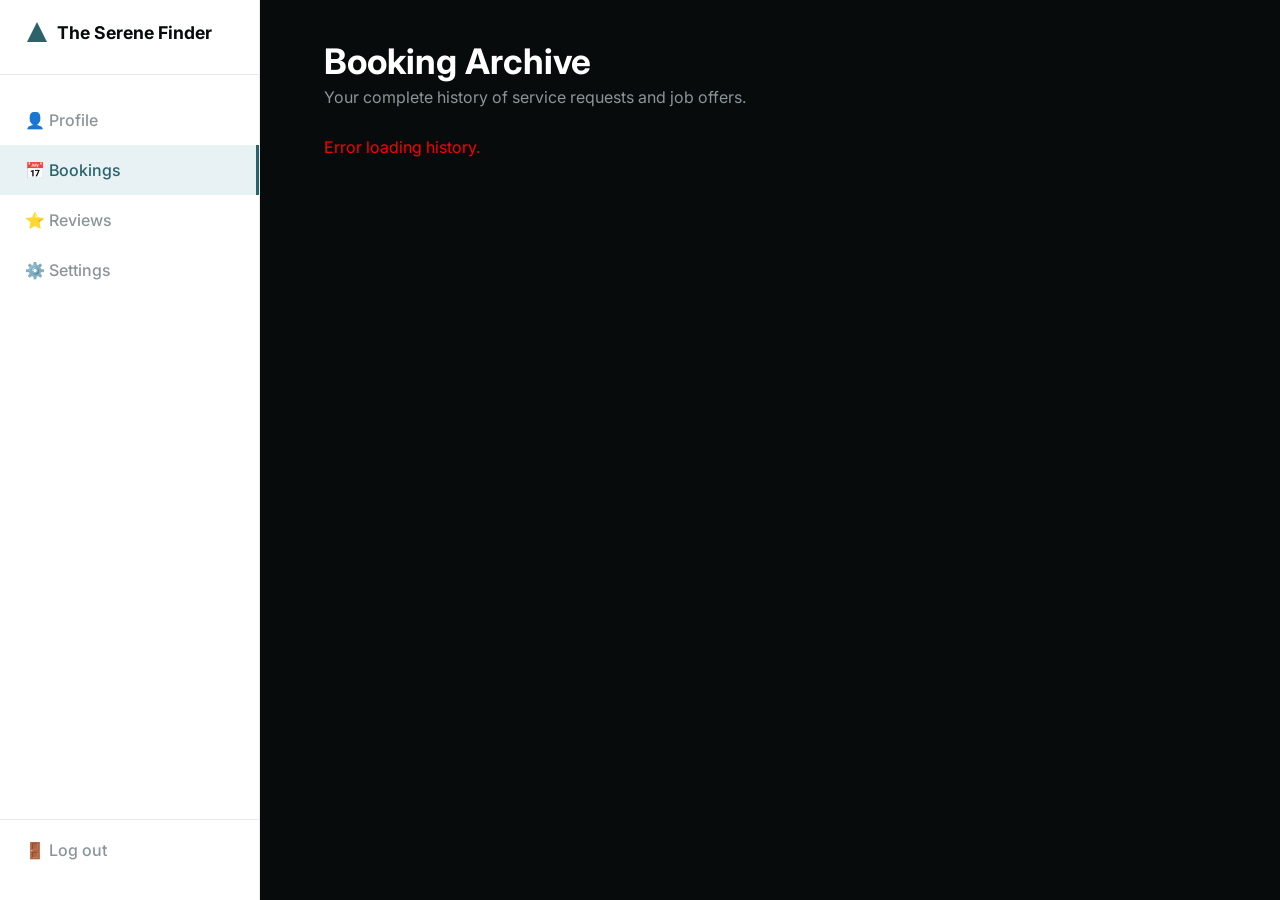
<file: archive.html>
<!DOCTYPE html>
<html lang="en">
<head>
    <meta charset="UTF-8">
    <meta name="viewport" content="width=device-width, initial-scale=1.0">
    <title>Booking Archive - The Serene Finder</title>
    <link rel="stylesheet" href="style.css">
</head>
<body class="dashboard-body">

    <aside class="dashboard-sidebar">
        <a href="index.html" class="sidebar-brand" style="cursor: pointer; text-decoration: none; color: inherit;">
            <svg width="24" height="24" viewBox="0 0 24 24" fill="#2c636b"><path d="M12 2L2 22h20L12 2z"/></svg>
            The Serene Finder
        </a>

        <ul class="dashboard-nav" id="sidebarNav">
            <li><a href="dashboard.html" style="display: block; text-decoration: none; color: inherit;"><span>👤</span> Profile</a></li>
            
            <li class="active"><a href="archive.html" style="display: block; text-decoration: none; color: inherit;"><span>📅</span> Bookings</a></li>
            
            <li><a href="my_reviews.html" style="display: block; text-decoration: none; color: inherit;"><span>⭐</span> Reviews</a></li>
            <li><a href="settings.html" style="display: block; text-decoration: none; color: inherit;"><span>⚙️</span> Settings</a></li>
        </ul>

        <div class="logout-btn" id="archiveLogoutBtn">
            <span>🚪</span> Log out
        </div>
    </aside>

    <main class="dashboard-main">
        <div class="dash-header">
            <h1>Booking Archive</h1>
            <p style="color: #8b9598;">Your complete history of service requests and job offers.</p>
        </div>

        <div class="bookings-grid" id="archiveGrid" style="margin-top: 30px;">
            </div>
    </main>

    <script>
        // Ensures archive reflects latest booking states after browser back navigation.
        window.addEventListener("pageshow", function (event) {
            if (event.persisted) {
                window.location.reload();
            }
        });

        document.addEventListener("DOMContentLoaded", async () => {
            const logoutBtn = document.getElementById('archiveLogoutBtn');
            if (logoutBtn) {
                logoutBtn.addEventListener('click', async () => {
                    await fetch('api/logout.php');
                    window.location.href = 'index.html';
                });
            }

            try {
                const response = await fetch('api/get_dashboard_data.php');
                const data = await response.json();

                if (!data.loggedIn) {
                    window.location.href = 'login.html';
                    return;
                }

                const grid = document.getElementById('archiveGrid');
                let allHistory = [];
                // Merge both booking directions into one historical timeline.
                if (data.my_bookings) {
                    data.my_bookings.forEach(b => {
                        b.type = "Purchased Service";
                        b.icon = "🔧";
                        b.color = "#eef2f3";
                        allHistory.push(b);
                    });
                }
                if (data.job_offers) {
                    data.job_offers.forEach(b => {
                        b.type = "Job Offer";
                        b.icon = "📋";
                        b.color = "#ffebee";
                        allHistory.push(b);
                    });
                }
                allHistory.sort((a, b) => new Date(b.scheduled_date) - new Date(a.scheduled_date));

                if (allHistory.length === 0) {
                    grid.innerHTML = `<p style="color: #8b9598;">No booking history found.</p>`;
                    return;
                }
                let html = '';
                allHistory.forEach(booking => {
                    let statusClass = booking.status === 'confirmed' ? 'status-confirmed' : (booking.status === 'cancelled' ? 'status-cancelled' : 'status-pending');
                    const dateString = new Date(booking.scheduled_date).toLocaleDateString('en-US', { month: 'short', day: 'numeric', year: 'numeric' });
                    const timeDisplay = booking.estimated_time ? `${booking.estimated_time} Hours` : '--';
                    const priceDisplay = booking.total_price ? `$${parseFloat(booking.total_price).toFixed(2)}` : '--';

                    html += `
                        <div class="booking-item" style="opacity: ${booking.status === 'cancelled' ? '0.6' : '1'};">
                            <div class="booking-item-header">
                                <div style="display: flex; align-items: center; gap: 10px;">
                                    <div style="width: 40px; height: 40px; border-radius: 8px; background: ${booking.color}; display: flex; align-items: center; justify-content: center; font-size: 1.2rem;">${booking.icon}</div>
                                    <span style="font-size: 0.8rem; font-weight: 600; color: var(--text-muted); text-transform: uppercase;">${booking.type}</span>
                                </div>
                                <span class="b-status ${statusClass}">${booking.status.toUpperCase()}</span>
                            </div>
                            <h4 style="margin-top: 15px;">${booking.issue_description || 'General Service'}</h4>
                            <p>Date: ${dateString}</p>
                            <div style="display: flex; gap: 20px; font-size: 0.85rem; margin: 10px 0; padding: 10px; background: #f5f7f8; border-radius: 6px;">
                                <div><span style="color: #666;">Duration:</span> <strong>${timeDisplay}</strong></div>
                                <div><span style="color: #666;">Amount:</span> <strong style="color: var(--primary-teal);">${priceDisplay}</strong></div>
                            </div>
                            ${booking.address ? `<div style="font-size: 0.8rem; color: #666; margin-bottom: 15px;">📍 ${booking.address}</div>` : ''}
                            <div class="booking-pro" style="margin-top: 15px;">
                                <div style="width: 24px; height: 24px; border-radius: 50%; background: #2c636b; color: white; display: flex; align-items: center; justify-content: center; font-size: 0.6rem;">ID</div>
                                <span>with ${booking.other_party}</span>
                            </div>
                        </div>
                    `;
                });

                grid.innerHTML = html;

            } catch (error) {
                console.error("Failed to load archive data", error);
                document.getElementById('archiveGrid').innerHTML = `<p style="color: red;">Error loading history.</p>`;
            }
        });
    </script>
</body>
</html>
</file>
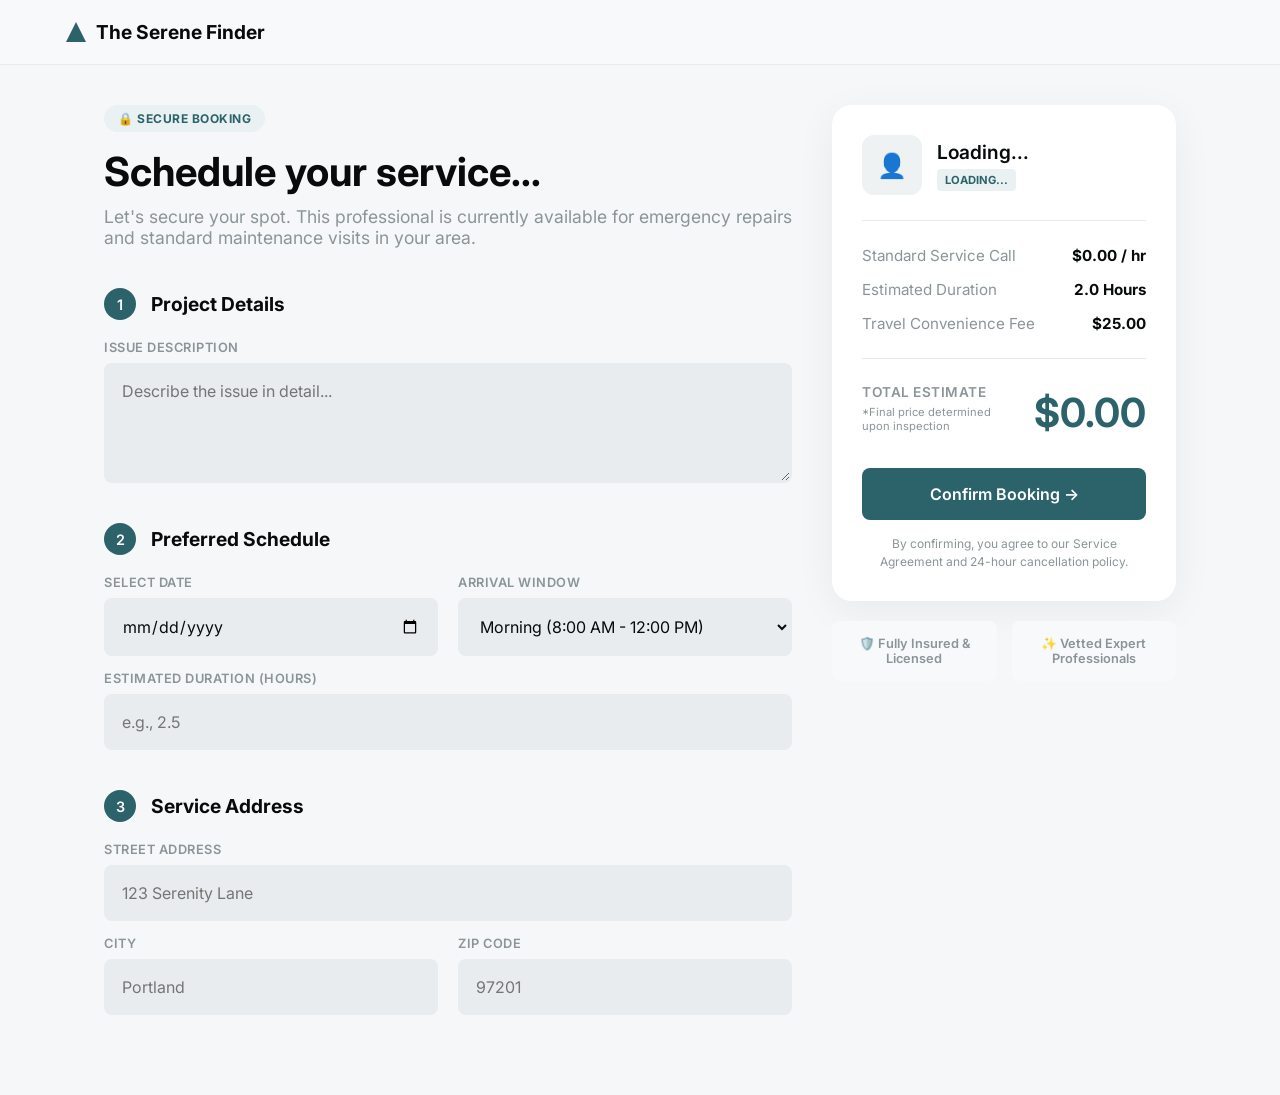
<file: booking.html>
<!DOCTYPE html>
<html lang="en">
<head>
    <meta charset="UTF-8">
    <meta name="viewport" content="width=device-width, initial-scale=1.0">
    <title>Secure Booking - The Serene Finder</title>
    <link rel="stylesheet" href="style.css">
</head>
<body class="light-theme">

    <header>
        <a href="index.html" class="logo" style="text-decoration: none; color: inherit; cursor: pointer;">
            <svg width="24" height="24" viewBox="0 0 24 24" fill="#2c636b"><path d="M12 2L2 22h20L12 2z"/></svg>
            The Serene Finder
        </a>
        <nav></nav>
    </header>

    <div class="profile-layout">
        
        <main>
            <div class="booking-header">
                <div class="secure-badge">🔒 Secure Booking</div>
                <h1 id="booking-title">Schedule your service...</h1>
                <p>Let's secure your spot. This professional is currently available for emergency repairs and standard maintenance visits in your area.</p>
            </div>

            <form id="bookingForm">
                <div class="step-section">
                    <div class="step-header">
                        <div class="step-number">1</div>
                        <h3>Project Details</h3>
                    </div>
                    <div class="form-group">
                        <label>Issue Description</label>
                        <textarea id="issue" placeholder="Describe the issue in detail..."></textarea>
                    </div>
                </div>

                <div class="step-section">
                    <div class="step-header">
                        <div class="step-number">2</div>
                        <h3>Preferred Schedule</h3>
                    </div>
                    <div class="form-row">
                        <div class="form-group">
                            <label>Select Date</label>
                            <input type="date" id="date">
                        </div>
                        <div class="form-group">
                            <label>Arrival Window</label>
                            <select id="time">
                                <option>Morning (8:00 AM - 12:00 PM)</option>
                                <option>Afternoon (12:00 PM - 4:00 PM)</option>
                            </select>
                        </div>
                    </div>
                    <div class="form-group">
                        <label>Estimated Duration (Hours)</label>
                        <input type="number" id="estimatedTime" placeholder="e.g., 2.5" step="0.5" min="0.5">
                    </div>
                </div>

                <div class="step-section">
                    <div class="step-header">
                        <div class="step-number">3</div>
                        <h3>Service Address</h3>
                    </div>
                    <div class="form-group" style="margin-bottom: 15px;">
                        <label>Street Address</label>
                        <input type="text" id="address" placeholder="123 Serenity Lane">
                    </div>
                    <div class="form-row">
                        <div class="form-group">
                            <label>City</label>
                            <input type="text" id="city" placeholder="Portland">
                        </div>
                        <div class="form-group">
                            <label>Zip Code</label>
                            <input type="text" id="zip" placeholder="97201">
                        </div>
                    </div>
                </div>
            </form>
        </main>

        <aside class="booking-sidebar">
            <div class="summary-card">
                
                <div class="summary-pro">
                    <div style="width: 60px; height: 60px; border-radius: 12px; background: #eef2f3; display: flex; align-items: center; justify-content: center; font-size: 1.5rem;">👤</div>
                    <div>
                        <div style="font-size: 1.2rem; font-weight: 600;" id="summary-name">Loading...</div>
                        <div class="pro-badge" id="summary-specialty">Loading...</div>
                    </div>
                </div>

                <div class="summary-line">
                    <span>Standard Service Call</span>
                    <strong id="summary-rate">$0.00 / hr</strong>
                </div>
                <div class="summary-line">
                    <span>Estimated Duration</span>
                    <strong id="summary-duration">2.0 Hours</strong>
                </div>
                <div class="summary-line">
                    <span>Travel Convenience Fee</span>
                    <strong>$25.00</strong>
                </div>

                <div class="summary-total">
                    <div>
                        <div class="summary-total-label">Total Estimate</div>
                        <div style="font-size: 0.7rem; color: var(--text-muted); margin-top: 5px;">*Final price determined<br>upon inspection</div>
                    </div>
                    <div class="summary-total-amount" id="summary-total">$0.00</div>
                </div>

                <button type="button" class="btn-block btn-book" onclick="submitBooking()">Confirm Booking &rarr;</button>
                
                <div style="text-align: center; font-size: 0.75rem; color: var(--text-muted); margin-top: 15px; line-height: 1.5;">
                    By confirming, you agree to our Service Agreement and 24-hour cancellation policy.
                </div>
            </div>

            <div style="display: flex; gap: 15px; margin-top: 20px;">
                <div style="flex: 1; background: #f8f9fa; padding: 15px; border-radius: 8px; text-align: center; font-size: 0.8rem; font-weight: 600; color: var(--text-muted);">
                    🛡️ Fully Insured & Licensed
                </div>
                <div style="flex: 1; background: #f8f9fa; padding: 15px; border-radius: 8px; text-align: center; font-size: 0.8rem; font-weight: 600; color: var(--text-muted);">
                    ✨ Vetted Expert Professionals
                </div>
            </div>
        </aside>

    </div>

    <script>
        // Booking page state: provider rate is loaded once and reused for live total calculation.
        let providerHourlyRate = 0;
        
        document.addEventListener("DOMContentLoaded", async () => {
            const urlParams = new URLSearchParams(window.location.search);
            const providerId = urlParams.get('provider_id');

            if (providerId) {
                try {
                    const response = await fetch(`api/get_profile.php?id=${providerId}`);
                    const provider = await response.json();

                    if (!provider.error) {
                        // Pre-fill summary card from provider profile and show default 2-hour estimate.
                        providerHourlyRate = parseFloat(provider.hourly_rate);
                        document.getElementById('booking-title').innerText = `Schedule your service with ${provider.full_name}`;
                        document.getElementById('summary-name').innerText = provider.full_name;
                        document.getElementById('summary-specialty').innerText = provider.specialty;
                        document.getElementById('summary-rate').innerText = `$${provider.hourly_rate} / hr`;
                        const estimate = (providerHourlyRate * 2) + 25;
                        document.getElementById('summary-total').innerText = `$${estimate.toFixed(2)}`;
                        document.getElementById('estimatedTime').addEventListener('input', updateSummary);
                    }
                } catch (error) {
                    console.error("Error loading provider details.", error);
                }
            }
        });
        // Recomputes duration and total whenever estimated hours change.
        function updateSummary() {
            const estimatedTime = document.getElementById('estimatedTime').value;
            if (estimatedTime) {
                const hours = parseFloat(estimatedTime);
                document.getElementById('summary-duration').innerText = `${hours} Hour${hours !== 1 ? 's' : ''}`;
                const estimate = (providerHourlyRate * hours) + 25;
                document.getElementById('summary-total').innerText = `$${estimate.toFixed(2)}`;
            }
        }
        // Sends booking payload to backend after collecting all form values.
        async function submitBooking() {
            const btn = document.querySelector('.btn-book');
            const urlParams = new URLSearchParams(window.location.search);
            const dynamicProviderId = urlParams.get('provider_id');

            if (!dynamicProviderId) {
                alert("Error: No professional selected to book.");
                return;
            }

            btn.innerText = "Processing...";
            
            const bookingData = {
                provider_id: dynamicProviderId, 
                issue_description: document.getElementById('issue').value,
                date: document.getElementById('date').value,
                time_window: document.getElementById('time').value,
                address: document.getElementById('address').value,
                city: document.getElementById('city').value,
                zip: document.getElementById('zip').value,
                estimated_time: document.getElementById('estimatedTime').value
            };

            try {
                const response = await fetch('api/submit_booking.php', {
                    method: 'POST',
                    headers: { 'Content-Type': 'application/json' },
                    body: JSON.stringify(bookingData)
                });
                
                const result = await response.json();
                
                if(result.success) {
                    btn.style.background = "#4caf50";
                    btn.innerText = "✓ Booking Confirmed!";
                    setTimeout(() => window.location.href = 'dashboard.html', 1500);
                } else {
                    alert("Booking failed: " + result.error);
                    btn.innerText = "Confirm Booking →";
                }
            } catch (error) {
                alert("Error connecting to the server.");
                btn.innerText = "Confirm Booking →";
            }
        }
    </script>
</body>
</html>
</file>
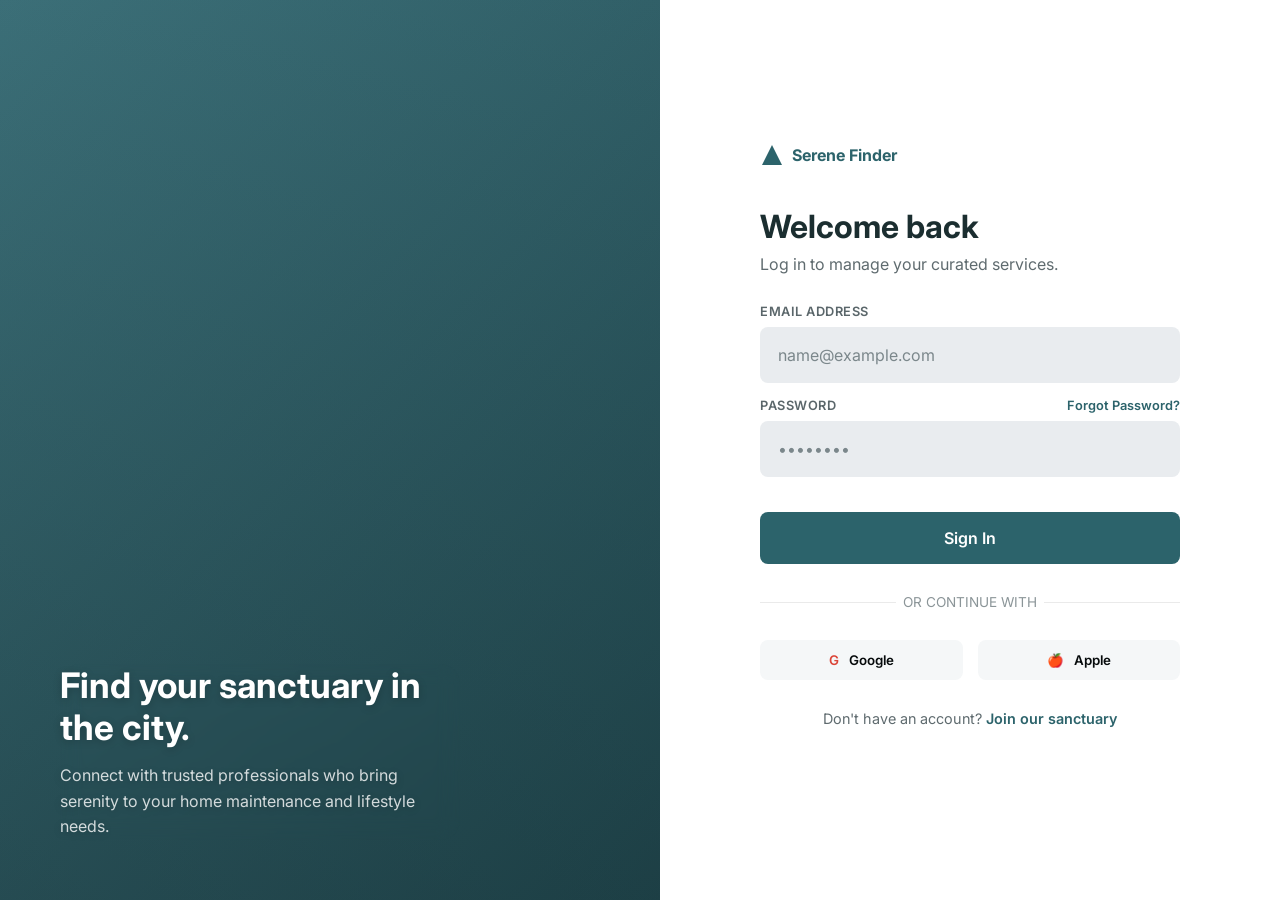
<file: login.html>
<!DOCTYPE html>
<html lang="en">
<head>
    <meta charset="UTF-8">
    <meta name="viewport" content="width=device-width, initial-scale=1.0">
    <title>Sign In - The Serene Finder</title>
    <link rel="stylesheet" href="style.css">
</head>
<body class="auth-page">

    <div class="auth-visual" style="background-image: linear-gradient(135deg, #437d87, #26545c);">
        <div class="auth-glass-card" style="background: transparent; box-shadow: none; padding: 0;">
            <h2 style="color: white;">Find your sanctuary in the city.</h2>
            <p style="color: rgba(255,255,255,0.8);">Connect with trusted professionals who bring serenity to your home maintenance and lifestyle needs.</p>
        </div>
    </div>

    <div class="auth-form-side">
        <div class="auth-form-wrapper">
            <a href="index.html" style="font-weight: 700; color: var(--primary-teal); margin-bottom: 40px; display: flex; align-items: center; gap: 8px; text-decoration: none;">
                <svg width="24" height="24" viewBox="0 0 24 24" fill="#2c636b"><path d="M12 2L2 22h20L12 2z"/></svg>
                Serene Finder
            </a>

            <h1>Welcome back</h1>
            <p>Log in to manage your curated services.</p>

            <form id="loginForm">
                <div class="form-group" style="margin-bottom: 15px;">
                    <label>Email Address</label>
                    <input type="email" id="email" placeholder="name@example.com" required>
                </div>

                <div class="form-group" style="margin-bottom: 25px;">
                    <div style="display: flex; justify-content: space-between;">
                        <label>Password</label>
                        <a href="#" style="font-size: 0.8rem; color: var(--primary-teal); text-decoration: none; font-weight: 600;">Forgot Password?</a>
                    </div>
                    <input type="password" id="password" placeholder="••••••••" required>
                </div>

                <button type="submit" class="btn-block btn-book" id="loginBtn">Sign In</button>
            </form>

            <div class="auth-divider">OR CONTINUE WITH</div>

            <div class="social-btns">
                <button class="btn-social">
                    <span style="color: #DB4437;">G</span> Google
                </button>
                <button class="btn-social">
                    <span>🍎</span> Apple
                </button>
            </div>

            <p style="text-align: center; margin-top: 30px; font-size: 0.9rem;">
                Don't have an account? <a href="signup.html" style="color: var(--primary-teal); font-weight: 600; text-decoration: none;">Join our sanctuary</a>
            </p>
        </div>
    </div>

    <script>
        // Authenticates credentials and creates a session via login API.
        document.getElementById('loginForm').addEventListener('submit', async (e) => {
            e.preventDefault();
            const btn = document.getElementById('loginBtn');
            btn.innerText = "Verifying...";

            const loginData = {
                email: document.getElementById('email').value,
                password: document.getElementById('password').value
            };

            try {
                const response = await fetch('api/login.php', {
                    method: 'POST',
                    headers: { 'Content-Type': 'application/json' },
                    body: JSON.stringify(loginData)
                });
                
                const result = await response.json();
                if(result.success) {
                    btn.style.background = "#4caf50";
                    btn.innerText = "✓ Success!";
                    setTimeout(() => window.location.href = 'dashboard.html', 800);
                } else {
                    alert(result.error);
                    btn.innerText = "Sign In";
                }
            } catch (error) {
                alert("Server error.");
                btn.innerText = "Sign In";
            }
        });
    </script>
</body>
</html>
</file>
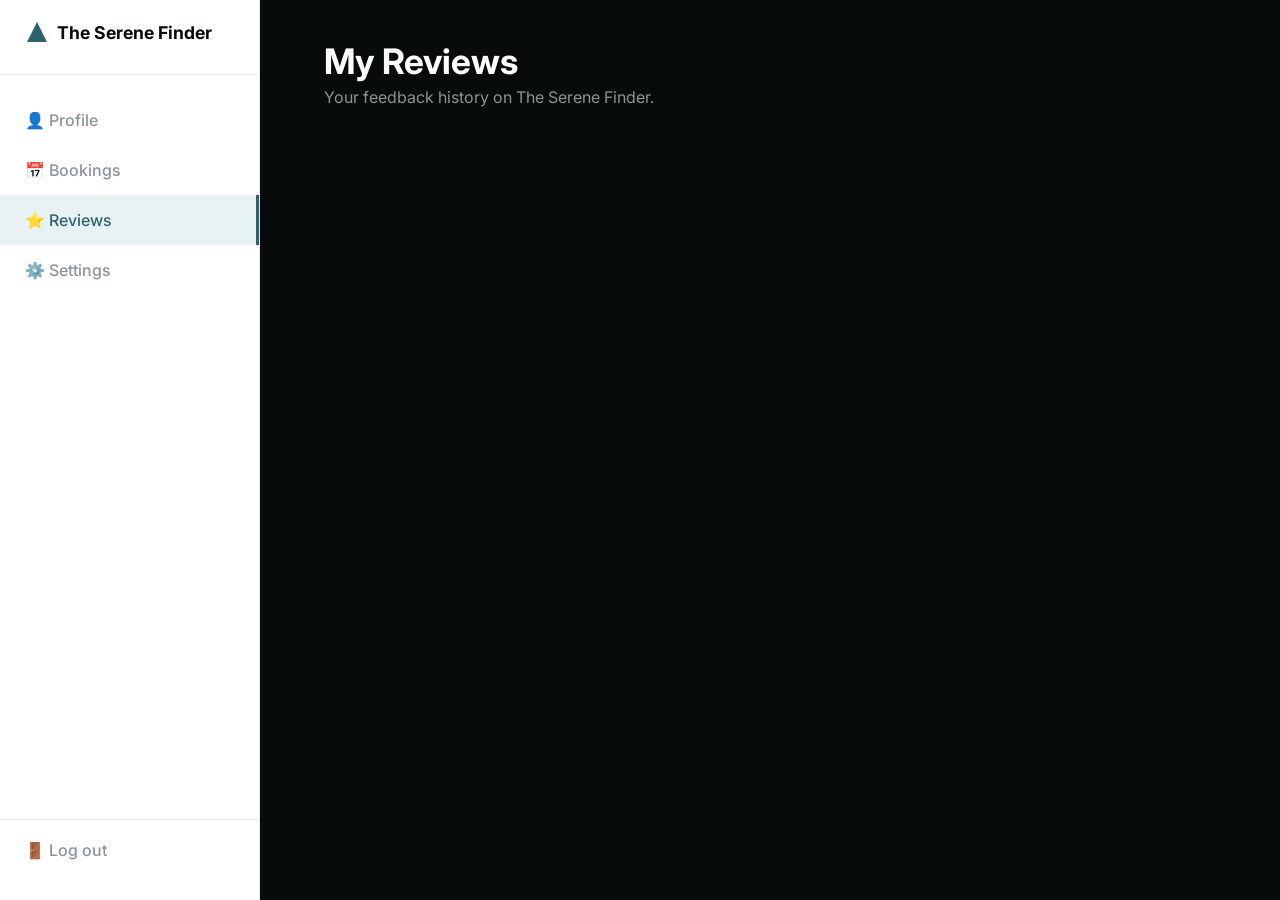
<file: my_reviews.html>
<!DOCTYPE html>
<html lang="en">
<head>
    <meta charset="UTF-8">
    <meta name="viewport" content="width=device-width, initial-scale=1.0">
    <title>My Reviews - The Serene Finder</title>
    <link rel="stylesheet" href="style.css">
</head>
<body class="dashboard-body">

    <aside class="dashboard-sidebar">
        <a href="index.html" class="sidebar-brand" style="cursor: pointer; text-decoration: none; color: inherit;">
            <svg width="24" height="24" viewBox="0 0 24 24" fill="#2c636b"><path d="M12 2L2 22h20L12 2z"/></svg>
            The Serene Finder
        </a>

        <ul class="dashboard-nav" id="sidebarNav">
            <li><a href="dashboard.html" style="display: block; text-decoration: none; color: inherit;"><span>👤</span> Profile</a></li>
            
            <li><a href="archive.html" style="display: block; text-decoration: none; color: inherit;"><span>📅</span> Bookings</a></li>
            
            <li class="active"><a href="my_reviews.html" style="display: block; text-decoration: none; color: inherit;"><span>⭐</span> Reviews</a></li>
            <li><a href="settings.html" style="display: block; text-decoration: none; color: inherit;"><span>⚙️</span> Settings</a></li>
        </ul>

        <div class="logout-btn" id="reviewsLogoutBtn">
            <span>🚪</span> Log out
        </div>
    </aside>

    <main class="dashboard-main">
        <div class="dash-header">
            <h1 id="review-page-title">My Reviews</h1>
            <p style="color: #8b9598;">Your feedback history on The Serene Finder.</p>
        </div>

        <div id="reviewsGrid" style="max-width: 800px; margin-top: 30px;">
            </div>
    </main>

    <script>
        // Fetches role-aware review history and renders review cards.
        document.addEventListener("DOMContentLoaded", async () => {
            const logoutBtn = document.getElementById('reviewsLogoutBtn');
            if (logoutBtn) {
                logoutBtn.addEventListener('click', async () => {
                    await fetch('api/logout.php');
                    window.location.href = 'index.html';
                });
            }

            try {
                const response = await fetch('api/get_my_reviews.php');
                const data = await response.json();

                if (!data.loggedIn) {
                    window.location.href = 'login.html';
                    return;
                }

                const grid = document.getElementById('reviewsGrid');
                
                document.getElementById('review-page-title').innerText = data.role === 'provider' ? 'Reviews Received' : 'Reviews Given';

                if (data.reviews && data.reviews.length > 0) {
                    let html = '';
                    data.reviews.forEach(review => {
                        // Label text changes depending on whether viewer is provider or customer.
                        const dateString = new Date(review.created_at).toLocaleDateString('en-US', { month: 'short', day: 'numeric', year: 'numeric' });
                        const stars = '★'.repeat(review.rating) + '☆'.repeat(5 - review.rating);
                        const label = data.role === 'provider' ? `From Customer: ${review.other_name}` : `For Professional: ${review.other_name}`;
                        const timeDisplay = review.estimated_time ? `${review.estimated_time} Hours` : '--';
                        const priceDisplay = review.total_price ? `$${parseFloat(review.total_price).toFixed(2)}` : '--';

                        html += `
                        <div style="background: white; padding: 25px; border-radius: 12px; border: 1px solid #e1e8eb; margin-bottom: 20px;">
                            <div style="display: flex; justify-content: space-between; align-items: center; margin-bottom: 15px;">
                                <div style="font-weight: 600; color: var(--primary-teal);">${label}</div>
                                <div style="font-size: 0.85rem; color: var(--text-muted);">${dateString}</div>
                            </div>
                            <div style="color: #ffd700; letter-spacing: 2px; font-size: 1.2rem; margin-bottom: 15px;">${stars}</div>
                            <div style="display: flex; gap: 30px; font-size: 0.85rem; margin-bottom: 15px; padding: 10px; background: #f5f7f8; border-radius: 6px;">
                                <div><span style="color: #666;">Work Duration:</span> <strong style="color: var(--primary-teal);">${timeDisplay}</strong></div>
                                <div><span style="color: #666;">Amount:</span> <strong style="color: var(--primary-teal);">${priceDisplay}</strong></div>
                            </div>
                            <p style="color: var(--bg-dark); line-height: 1.6; margin: 0;">"${review.comment}"</p>
                        </div>
                        `;
                    });
                    grid.innerHTML = html;
                } else {
                    grid.innerHTML = `<p style="color: #8b9598;">No reviews found.</p>`;
                }

            } catch (error) {
                console.error("Failed to load reviews", error);
            }
        });
    </script>
</body>
</html>
</file>
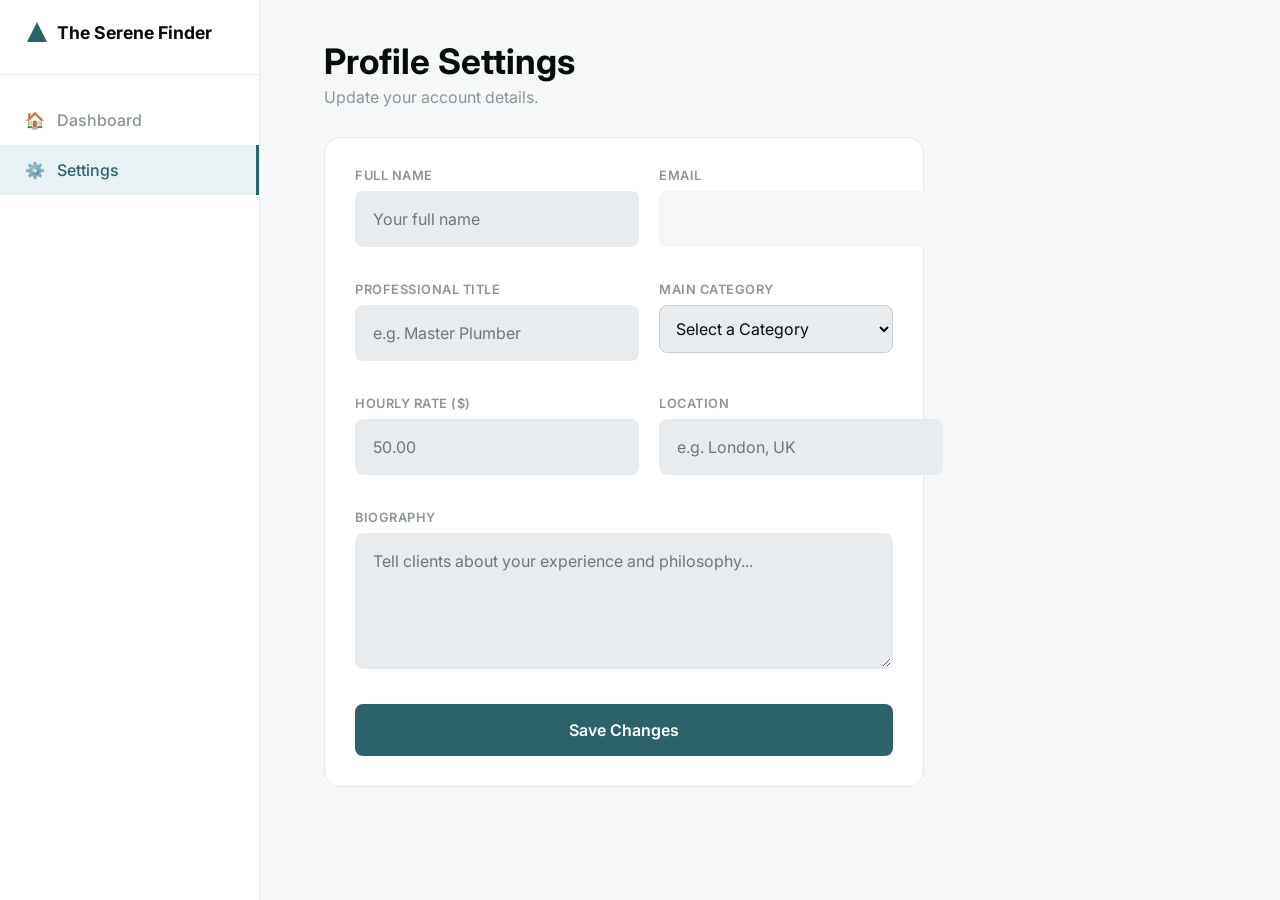
<file: settings.html>
<!DOCTYPE html>
<html lang="en">
<head>
    <meta charset="UTF-8">
    <meta name="viewport" content="width=device-width, initial-scale=1.0">
    <title>Profile Settings - The Serene Finder</title>
    <link rel="stylesheet" href="style.css">
</head>
<body class="dashboard-page">

    <aside class="sidebar">
        <div class="sidebar-brand" onclick="window.location.href='index.html'" style="cursor: pointer;">
            <svg width="24" height="24" viewBox="0 0 24 24" fill="#2c636b"><path d="M12 2L2 22h20L12 2z"/></svg>
            The Serene Finder
        </div>
        
        <ul class="dashboard-nav">
            <li onclick="window.location.href='dashboard.html'"><span>🏠</span> Dashboard</li>
            <li class="active"><span>⚙️</span> Settings</li>
        </ul>
        
    </aside>

    <main class="dashboard-content">
        <div class="dash-header">
            <h1>Profile Settings</h1>
            <p id="settingsSubtitle" style="color: #8b9598;">Update your account details.</p>
        </div>

        <div style="background: white; padding: 30px; border-radius: 16px; border: 1px solid #e1e8eb; max-width: 600px;">
            <form id="settingsForm">
                <div class="form-row">
                    <div class="form-group" style="margin-bottom: 20px;">
                        <label>Full Name</label>
                        <input type="text" id="full_name" placeholder="Your full name" required>
                    </div>
                    <div class="form-group" style="margin-bottom: 20px;">
                        <label>Email</label>
                        <input type="email" id="email" readonly style="background: #f5f7f8; color: #666;">
                    </div>
                </div>

                <div id="providerFields">
                
                <div class="form-row">
                    <div class="form-group" style="margin-bottom: 20px;">
                        <label>Professional Title</label>
                        <input type="text" id="specialty" placeholder="e.g. Master Plumber" required>
                    </div>
                    <div class="form-group" style="margin-bottom: 20px;">
                        <label>Main Category</label>
                        <select id="category" style="width: 100%; padding: 12px; border: 1px solid #ccc; border-radius: 8px;" required>
                            <option value="">Select a Category</option>
                            <option value="HVAC">HVAC & Plumbing</option>
                            <option value="Electri">Electrical</option>
                            <option value="Clean">Cleaning & Care</option>
                            <option value="Repair">General Repair</option>
                        </select>
                    </div>
                </div>

                <div class="form-row">
                    <div class="form-group" style="margin-bottom: 20px;">
                        <label>Hourly Rate ($)</label>
                        <input type="number" step="0.01" id="hourly_rate" placeholder="50.00" required>
                    </div>
                    <div class="form-group" style="margin-bottom: 20px;">
                        <label>Location</label>
                        <input type="text" id="location" placeholder="e.g. London, UK" required>
                    </div>
                </div>

                <div class="form-group" style="margin-bottom: 25px;">
                    <label>Biography</label>
                    <textarea id="bio" rows="5" placeholder="Tell clients about your experience and philosophy..."></textarea>
                </div>
                </div>

                <div id="customerFields" style="display: none; margin-bottom: 25px;">
                    <div style="padding: 14px; border-radius: 10px; background: #eef2f3; color: #465055; font-size: 0.92rem;">
                        You are signed in as a customer. You can update your account name here.
                    </div>
                </div>

                <button type="submit" class="btn-block btn-book" id="saveBtn">Save Changes</button>
            </form>
        </div>
    </main>

    <script>
        // Loads saved profile data and toggles role-specific fields.
        document.addEventListener("DOMContentLoaded", async () => {
            try {
                const response = await fetch('api/get_settings.php');
                const data = await response.json();

                if (data.success && data.profile) {
                    const isProvider = data.profile.role === 'provider';
                    document.getElementById('full_name').value = data.profile.full_name || '';
                    document.getElementById('email').value = data.profile.email || '';
                    document.getElementById('specialty').value = data.profile.specialty || '';
                    document.getElementById('category').value = data.profile.category || '';
                    document.getElementById('hourly_rate').value = data.profile.hourly_rate || '';
                    document.getElementById('location').value = data.profile.location || '';
                    document.getElementById('bio').value = data.profile.bio || '';

                    const providerFields = document.getElementById('providerFields');
                    const customerFields = document.getElementById('customerFields');
                    const subtitle = document.getElementById('settingsSubtitle');

                    providerFields.style.display = isProvider ? 'block' : 'none';
                    customerFields.style.display = isProvider ? 'none' : 'block';
                    subtitle.innerText = isProvider
                        ? 'Update your public profile and service rates.'
                        : 'Update your account details.';

                    ['specialty', 'category', 'hourly_rate', 'location'].forEach((id) => {
                        document.getElementById(id).required = isProvider;
                    });
                } else {
                    alert("Please log in to view settings.");
                    window.location.href = 'login.html';
                }
            } catch (error) {
                console.error("Error loading settings:", error);
            }
        });

        // Submits editable fields and shows transient success/failure button state.
        document.getElementById('settingsForm').addEventListener('submit', async (e) => {
            e.preventDefault();
            const btn = document.getElementById('saveBtn');
            btn.innerText = "Saving...";

            const updatedData = {
                full_name: document.getElementById('full_name').value,
                specialty: document.getElementById('specialty').value,
                category: document.getElementById('category').value,
                hourly_rate: document.getElementById('hourly_rate').value,
                location: document.getElementById('location').value,
                bio: document.getElementById('bio').value
            };

            try {
                const response = await fetch('api/save_settings.php', {
                    method: 'POST',
                    headers: { 'Content-Type': 'application/json' },
                    body: JSON.stringify(updatedData)
                });
                
                const result = await response.json();
                
                if (result.success) {
                    btn.style.background = "#4caf50";
                    btn.innerText = "✓ Saved Successfully!";
                    setTimeout(() => {
                        btn.style.background = "var(--primary-teal)";
                        btn.innerText = "Save Changes";
                    }, 2000);
                } else {
                    alert("Error saving: " + result.error);
                    btn.innerText = "Save Changes";
                }
            } catch (error) {
                alert("Server error.");
                btn.innerText = "Save Changes";
            }
        });
    </script>
</body>
</html>
</file>
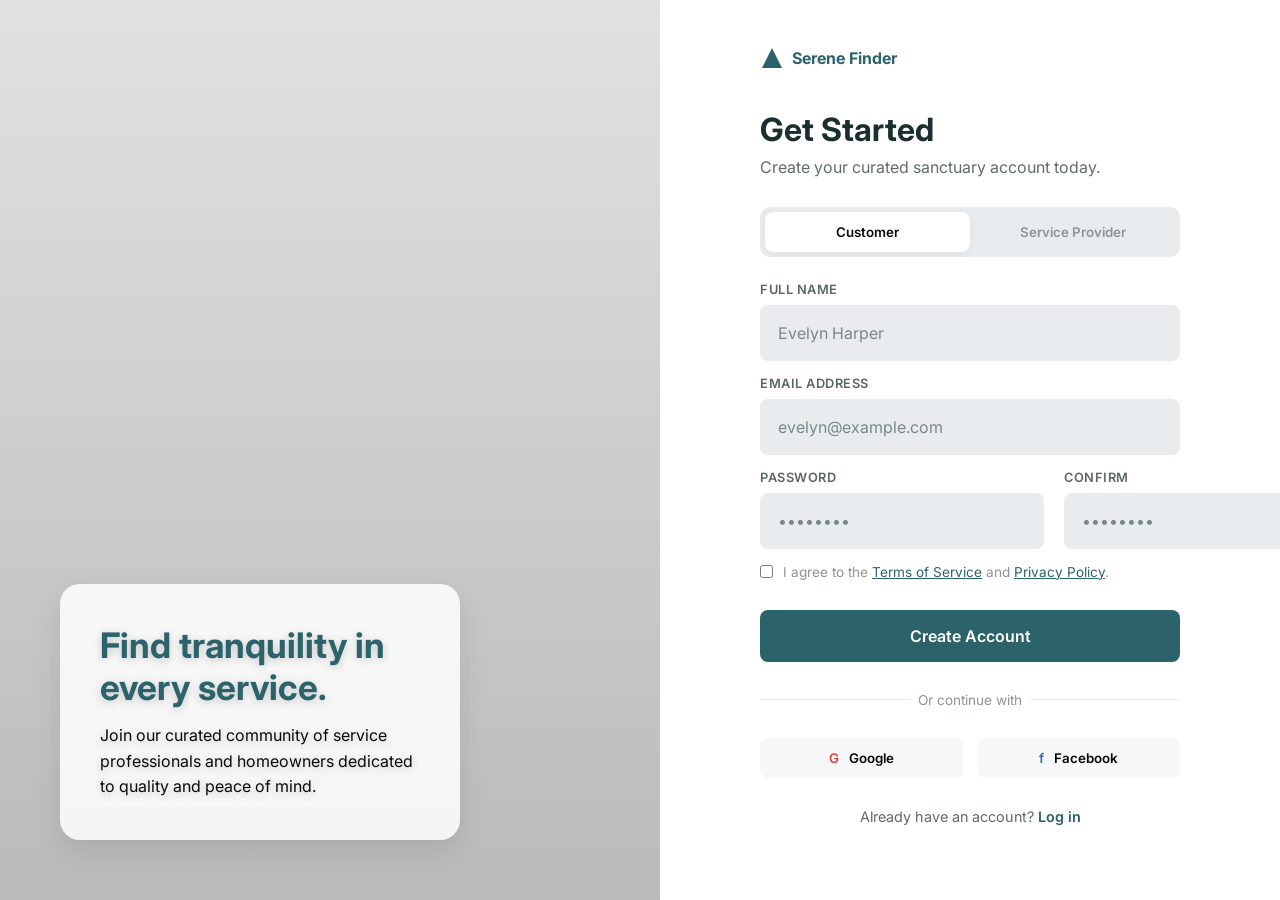
<file: signup.html>
<!DOCTYPE html>
<html lang="en">
<head>
    <meta charset="UTF-8">
    <meta name="viewport" content="width=device-width, initial-scale=1.0">
    <title>Sign Up - The Serene Finder</title>
    <link rel="stylesheet" href="style.css">
</head>
<body class="auth-page">

    <div class="auth-visual">
        <div class="auth-glass-card">
            <h2>Find tranquility in every service.</h2>
            <p>Join our curated community of service professionals and homeowners dedicated to quality and peace of mind.</p>
        </div>
    </div>

    <div class="auth-form-side">
        <div class="auth-form-wrapper">
            <a href="index.html" style="font-weight: 700; color: var(--primary-teal); margin-bottom: 40px; display: flex; align-items: center; gap: 8px; text-decoration: none;">
                <svg width="24" height="24" viewBox="0 0 24 24" fill="#2c636b"><path d="M12 2L2 22h20L12 2z"/></svg>
                Serene Finder
            </a>
            <h1>Get Started</h1>
            <p>Create your curated sanctuary account today.</p>

            <div class="role-toggle">
                <button class="active" id="btnCustomer" onclick="setRole('customer')">Customer</button>
                <button id="btnProvider" onclick="setRole('provider')">Service Provider</button>
            </div>

            <form id="signupForm">
                <input type="hidden" id="selectedRole" value="customer">

                <div class="form-group" style="margin-bottom: 15px;">
                    <label>Full Name</label>
                    <input type="text" id="fullName" placeholder="Evelyn Harper" required>
                </div>

                <div class="form-group" style="margin-bottom: 15px;">
                    <label>Email Address</label>
                    <input type="email" id="email" placeholder="evelyn@example.com" required>
                </div>

                <div class="form-row">
                    <div class="form-group">
                        <label>Password</label>
                        <input type="password" id="password" placeholder="••••••••" required>
                    </div>
                    <div class="form-group">
                        <label>Confirm</label>
                        <input type="password" id="confirmPassword" placeholder="••••••••" required>
                    </div>
                </div>

                <label class="terms-checkbox">
                    <input type="checkbox" required>
                    <span>I agree to the <a href="#" style="color: var(--primary-teal);">Terms of Service</a> and <a href="#" style="color: var(--primary-teal);">Privacy Policy</a>.</span>
                </label>

                <button type="submit" class="btn-block btn-book" id="submitBtn">Create Account</button>
            </form>

            <div class="auth-divider">Or continue with</div>

            <div class="social-btns">
                <button class="btn-social">
                    <span style="color: #DB4437;">G</span> Google
                </button>
                <button class="btn-social">
                    <span style="color: #4267B2;">f</span> Facebook
                </button>
            </div>

            <p style="text-align: center; margin-top: 30px; font-size: 0.9rem;">
                Already have an account? <a href="login.html" style="color: var(--primary-teal); font-weight: 600; text-decoration: none;">Log in</a>
            </p>

        </div>
    </div>

    <script>
        // Role selector controls which account type is submitted to backend.
        function setRole(role) {
            document.getElementById('selectedRole').value = role;
            document.getElementById('btnCustomer').classList.remove('active');
            document.getElementById('btnProvider').classList.remove('active');
            
            if(role === 'customer') {
                document.getElementById('btnCustomer').classList.add('active');
            } else {
                document.getElementById('btnProvider').classList.add('active');
            }
        }

        // Registers user after basic client-side password confirmation check.
        document.getElementById('signupForm').addEventListener('submit', async (e) => {
            e.preventDefault();
            
            const btn = document.getElementById('submitBtn');
            const pass = document.getElementById('password').value;
            const confirmPass = document.getElementById('confirmPassword').value;

            if(pass !== confirmPass) {
                alert("Passwords do not match!");
                return;
            }

            btn.innerText = "Creating...";

            const userData = {
                full_name: document.getElementById('fullName').value,
                email: document.getElementById('email').value,
                password: pass,
                role: document.getElementById('selectedRole').value
            };

            try {
                const response = await fetch('api/register.php', {
                    method: 'POST',
                    headers: { 'Content-Type': 'application/json' },
                    body: JSON.stringify(userData)
                });
                
                const result = await response.json();
                if(result.success) {
                    btn.style.background = "#4caf50";
                    btn.innerText = "✓ Success!";
                    setTimeout(() => window.location.href = 'dashboard.html', 1000);
                } else {
                    alert(result.error);
                    btn.innerText = "Create Account";
                }
            } catch (error) {
                alert("Error connecting to server.");
                btn.innerText = "Create Account";
            }
        });
    </script>
</body>
</html>
</file>
<file: style.css>
@import url('https://fonts.googleapis.com/css2?family=Inter:wght@300;400;500;600;700&display=swap');

:root {
    --bg-dark: #070b0c;
    --primary-teal: #2c636b;
    --text-light: #f8f9fa;
    --text-muted: #8b9598;
    --bg-offwhite: #f5f7f8;
    --border-radius: 24px;
}

* {
    margin: 0;
    padding: 0;
    box-sizing: border-box;
    font-family: 'Inter', sans-serif;
}

body {
    background-color: var(--bg-dark);
    color: var(--text-light);
}
header {
    display: flex;
    justify-content: space-between;
    align-items: center;
    padding: 20px 5%;
    background-color: var(--text-light);
    color: var(--bg-dark);
}

.logo {
    display: flex;
    align-items: center;
    gap: 8px;
    font-size: 1.2rem;
    font-weight: 700;
}

nav ul {
    display: flex;
    gap: 30px;
    list-style: none;
    font-size: 0.9rem;
    font-weight: 500;
}

nav ul li {
    cursor: pointer;
}

.nav-actions {
    display: flex;
    align-items: center;
    gap: 20px;
}

.btn-primary {
    border: none;
    border-radius: 50px;
    padding: 10px 24px;
    background-color: var(--primary-teal);
    color: #fff;
    text-decoration: none;
    font-weight: 500;
    cursor: pointer;
    transition: opacity 0.2s;
}

.btn-primary:hover {
    opacity: 0.9;
}

.btn-block {
    width: 100%;
    margin-top: 10px;
    border: none;
    border-radius: 8px;
    padding: 16px;
    font-size: 1rem;
    font-weight: 600;
    cursor: pointer;
}

.btn-book {
    background: var(--primary-teal);
    color: #fff;
}

.btn-contact {
    margin-top: 10px;
    background: var(--bg-offwhite);
    color: var(--bg-dark);
}
.hero {
    display: grid;
    grid-template-columns: 1fr 1fr;
    gap: 40px;
    align-items: center;
    padding: 60px 5%;
    background-color: var(--bg-dark);
}

.hero-content h1 {
    margin-bottom: 20px;
    font-size: 3.5rem;
    font-weight: 600;
    line-height: 1.1;
}

.hero-content h1 span {
    color: var(--primary-teal);
    font-style: italic;
}

.hero-content p {
    max-width: 80%;
    margin-bottom: 40px;
    color: var(--text-muted);
    font-size: 1.1rem;
    line-height: 1.5;
}

.search-pill {
    display: flex;
    align-items: center;
    max-width: 650px;
    border-radius: 50px;
    padding: 8px;
    background: #fff;
}

.search-input {
    flex: 1;
    border: none;
    outline: none;
    padding: 15px 20px;
    background: transparent;
    color: var(--bg-dark);
    font-size: 0.95rem;
}

.location-input {
    border: none;
    border-left: 1px solid #eee;
    outline: none;
    padding: 15px 20px;
    background: transparent;
    color: var(--bg-dark);
    font-size: 0.95rem;
}

.search-pill .btn-primary {
    padding: 12px 30px;
}

.hero-image-container {
    position: relative;
    overflow: hidden;
    height: 600px;
    border-radius: var(--border-radius);
}

.hero-image-container img {
    width: 100%;
    height: 100%;
    object-fit: cover;
}

.trust-badge {
    position: absolute;
    bottom: 30px;
    left: 30px;
    display: flex;
    align-items: center;
    gap: 15px;
    border-radius: 50px;
    padding: 15px 25px;
    background: #fff;
    color: var(--bg-dark);
    font-size: 0.9rem;
    font-weight: 600;
    box-shadow: 0 10px 30px rgba(0, 0, 0, 0.1);
}

.light-section {
    position: relative;
    z-index: 10;
    margin-top: -30px;
    border-top-left-radius: 40px;
    border-top-right-radius: 40px;
    padding: 60px 5%;
    background-color: var(--bg-offwhite);
    color: var(--bg-dark);
}

.section-header {
    display: flex;
    justify-content: space-between;
    align-items: flex-end;
    margin-bottom: 40px;
}

.section-title h2 {
    margin-bottom: 8px;
    font-size: 1.8rem;
    font-weight: 600;
}

.section-title p {
    color: var(--text-muted);
    font-size: 1rem;
}

.explore-link {
    display: flex;
    align-items: center;
    gap: 5px;
    color: var(--primary-teal);
    text-decoration: none;
    font-size: 0.95rem;
    font-weight: 600;
}

.explore-link:hover {
    text-decoration: underline;
}

.pillars-grid {
    display: flex;
    justify-content: space-between;
    gap: 20px;
    overflow-x: auto;
    padding-bottom: 10px;
}

.pillar-card {
    display: flex;
    flex: 1;
    flex-direction: column;
    align-items: center;
    gap: 15px;
    min-width: 140px;
    border-radius: 16px;
    padding: 30px 20px;
    background: #fff;
    box-shadow: 0 4px 15px rgba(0, 0, 0, 0.03);
    cursor: pointer;
    transition: transform 0.2s ease, box-shadow 0.2s ease;
}

.pillar-card:hover {
    transform: translateY(-5px);
    box-shadow: 0 8px 25px rgba(0, 0, 0, 0.08);
}

.icon-wrapper {
    display: flex;
    justify-content: center;
    align-items: center;
    width: 60px;
    height: 60px;
    border-radius: 50%;
    background-color: #eaf1f2;
    color: var(--primary-teal);
    font-size: 1.5rem;
}

.pillar-card span {
    color: var(--bg-dark);
    font-size: 0.95rem;
    font-weight: 600;
}
body.light-theme {
    background-color: var(--bg-offwhite);
    color: var(--bg-dark);
}

body.light-theme header {
    border-bottom: 1px solid #eaeaea;
}
.profile-layout {
    display: grid;
    grid-template-columns: 2fr 1fr;
    gap: 40px;
    max-width: 1200px;
    margin: 40px auto;
    padding: 0 5%;
}

.profile-banner {
    position: relative;
    overflow: hidden;
    height: 350px;
    margin-bottom: 40px;
    border-radius: 20px;
}

.profile-banner img {
    width: 100%;
    height: 100%;
    object-fit: cover;
}

.profile-banner-overlay {
    position: absolute;
    right: 0;
    bottom: 0;
    left: 0;
    padding: 40px;
    background: linear-gradient(transparent, rgba(0, 0, 0, 0.8));
    color: #fff;
}

.profile-banner h1 {
    margin: 10px 0;
    font-size: 2.5rem;
}

.profile-stats {
    display: flex;
    align-items: center;
    gap: 15px;
    font-size: 0.95rem;
}

.verified-tag {
    border-radius: 20px;
    padding: 5px 12px;
    background: rgba(255, 255, 255, 0.2);
    font-size: 0.8rem;
    backdrop-filter: blur(5px);
}

.bio-section h2 {
    margin-bottom: 20px;
    font-size: 1.5rem;
}

.bio-section p {
    margin-bottom: 20px;
    color: var(--text-muted);
    line-height: 1.6;
}

.trust-badges {
    display: flex;
    gap: 20px;
    margin: 30px 0;
}

.trust-badge-item {
    display: flex;
    flex: 1;
    align-items: center;
    gap: 15px;
    border: 1px solid #eaeaea;
    border-radius: 12px;
    padding: 20px;
    background: #fff;
}

.trust-badge-item h4 {
    margin-bottom: 5px;
}

.trust-badge-item p {
    margin: 0;
    color: var(--text-muted);
    font-size: 0.85rem;
}

.review-card {
    margin-bottom: 15px;
    border: 1px solid #eaeaea;
    border-radius: 12px;
    padding: 20px;
    background: #fff;
}

.review-header {
    display: flex;
    align-items: center;
    gap: 15px;
    margin-bottom: 10px;
}

.reviewer-avatar {
    width: 40px;
    height: 40px;
    border-radius: 50%;
    background: #ccc;
}

.booking-sidebar {
    position: sticky;
    top: 40px;
}

.booking-card {
    border-radius: 20px;
    padding: 30px;
    background: #fff;
    box-shadow: 0 10px 30px rgba(0, 0, 0, 0.05);
}

.booking-price {
    display: flex;
    align-items: baseline;
    gap: 5px;
    margin-bottom: 25px;
    color: var(--bg-dark);
    font-size: 2rem;
    font-weight: 700;
}

.booking-price span {
    color: var(--text-muted);
    font-size: 1rem;
    font-weight: 400;
}

.booking-header {
    margin-bottom: 40px;
}

.secure-badge {
    display: inline-block;
    margin-bottom: 15px;
    border-radius: 20px;
    padding: 6px 14px;
    background: #eaf1f2;
    color: var(--primary-teal);
    font-size: 0.75rem;
    font-weight: 700;
    letter-spacing: 0.5px;
    text-transform: uppercase;
}

.booking-header h1 {
    margin-bottom: 10px;
    font-size: 2.5rem;
}

.booking-header p {
    color: var(--text-muted);
    font-size: 1.1rem;
}

.step-section {
    margin-bottom: 40px;
}

.step-header {
    display: flex;
    align-items: center;
    gap: 15px;
    margin-bottom: 20px;
}

.step-number {
    display: flex;
    justify-content: center;
    align-items: center;
    width: 32px;
    height: 32px;
    border-radius: 50%;
    background: var(--primary-teal);
    color: #fff;
    font-size: 0.9rem;
    font-weight: 600;
}

.step-header h3 {
    margin: 0;
    font-size: 1.2rem;
}

.form-row {
    display: flex;
    gap: 20px;
    margin-bottom: 15px;
}

.form-group {
    display: flex;
    flex: 1;
    flex-direction: column;
    gap: 8px;
}

.form-group label {
    color: var(--text-muted);
    font-size: 0.8rem;
    font-weight: 600;
    letter-spacing: 0.5px;
    text-transform: uppercase;
}

.form-group input,
.form-group select,
.form-group textarea {
    border: 2px solid transparent;
    border-radius: 8px;
    padding: 16px;
    background: #e9ecef;
    color: var(--bg-dark);
    font-family: inherit;
    font-size: 1rem;
    outline: none;
    transition: border-color 0.2s;
}

.form-group input:focus,
.form-group select:focus,
.form-group textarea:focus {
    border-color: var(--primary-teal);
}

.form-group textarea {
    min-height: 120px;
    resize: vertical;
}

.summary-card {
    border-radius: 20px;
    padding: 30px;
    background: #fff;
    box-shadow: 0 10px 40px rgba(0, 0, 0, 0.06);
}

.summary-pro {
    display: flex;
    align-items: center;
    gap: 15px;
    margin-bottom: 25px;
    border-bottom: 1px solid #eaeaea;
    padding-bottom: 25px;
}

.pro-badge {
    display: inline-block;
    margin-top: 5px;
    border-radius: 4px;
    padding: 4px 8px;
    background: #eaf1f2;
    color: var(--primary-teal);
    font-size: 0.7rem;
    font-weight: 700;
    text-transform: uppercase;
}

.summary-line {
    display: flex;
    justify-content: space-between;
    margin-bottom: 15px;
    color: var(--text-muted);
    font-size: 0.95rem;
}

.summary-line strong {
    color: var(--bg-dark);
}

.summary-total {
    display: flex;
    justify-content: space-between;
    align-items: flex-end;
    margin: 25px 0;
    border-top: 1px solid #eaeaea;
    padding-top: 25px;
}

.summary-total-label {
    color: var(--text-muted);
    font-size: 0.85rem;
    font-weight: 600;
    letter-spacing: 0.5px;
    text-transform: uppercase;
}

.summary-total-amount {
    color: var(--primary-teal);
    font-size: 2.5rem;
    font-weight: 700;
    line-height: 1;
}
.auth-page {
    display: flex;
    min-height: 100vh;
    margin: 0;
    padding: 0;
    background: #fff;
}

.auth-visual {
    position: relative;
    flex: 1;
    display: flex;
    align-items: flex-end;
    padding: 60px;
    background-image: url('https://images.unsplash.com/photo-1600585154340-be6161a56a0c?ixlib=rb-4.0.3&auto=format&fit=crop&w=1200&q=80');
    background-position: center;
    background-size: cover;
}

.auth-visual::before {
    content: '';
    position: absolute;
    inset: 0;
    background: linear-gradient(180deg, rgba(5, 8, 9, 0.12), rgba(5, 8, 9, 0.28));
    pointer-events: none;
}

.auth-visual > * {
    position: relative;
    z-index: 1;
}

.auth-glass-card {
    max-width: 400px;
    border-radius: 20px;
    padding: 40px;
    background: rgba(255, 255, 255, 0.85);
    backdrop-filter: blur(10px);
    box-shadow: 0 10px 30px rgba(0, 0, 0, 0.1);
}

.auth-glass-card h2 {
    margin-bottom: 15px;
    color: var(--primary-teal);
    font-size: 2.2rem;
    line-height: 1.2;
}

.auth-glass-card p {
    color: var(--bg-dark);
    line-height: 1.6;
}

.auth-visual h2,
.auth-visual p {
    text-shadow: 0 2px 8px rgba(0, 0, 0, 0.2);
}

.auth-form-wrapper h1 {
    margin-bottom: 8px;
    font-size: 2rem;
    color: #1b2e30;
}

.auth-form-side {
    display: flex;
    flex: 1;
    flex-direction: column;
    justify-content: center;
    align-items: center;
    padding: 40px;
}

.auth-form-wrapper {
    width: 100%;
    max-width: 420px;
}

.auth-form-wrapper h1 {
    margin-bottom: 8px;
    font-size: 2rem;
}

.auth-form-wrapper > p {
    margin-bottom: 30px;
    color: #5f6b6f;
}

.auth-form-wrapper .form-group label {
    color: #5a666a;
}

.auth-form-wrapper .form-group input::placeholder {
    color: #7b878b;
}

.role-toggle {
    display: flex;
    margin-bottom: 25px;
    border-radius: 10px;
    padding: 5px;
    background: #e9ecef;
}

.role-toggle button {
    flex: 1;
    border: none;
    border-radius: 8px;
    padding: 12px;
    background: transparent;
    color: var(--text-muted);
    font-weight: 600;
    cursor: pointer;
    transition: all 0.2s;
}

.role-toggle button.active {
    background: #fff;
    color: var(--bg-dark);
    box-shadow: 0 2px 8px rgba(0, 0, 0, 0.05);
}

.terms-checkbox {
    display: flex;
    align-items: center;
    gap: 10px;
    margin-bottom: 20px;
    color: var(--text-muted);
    font-size: 0.85rem;
}

.auth-divider {
    display: flex;
    align-items: center;
    margin: 30px 0;
    color: var(--text-muted);
    font-size: 0.85rem;
    text-align: center;
}

.auth-divider::before,
.auth-divider::after {
    content: '';
    flex: 1;
    border-bottom: 1px solid #eaeaea;
}

.auth-divider:not(:empty)::before {
    margin-right: 0.5em;
}

.auth-divider:not(:empty)::after {
    margin-left: 0.5em;
}

.social-btns {
    display: flex;
    gap: 15px;
}

.btn-social {
    display: flex;
    flex: 1;
    justify-content: center;
    align-items: center;
    gap: 10px;
    border: none;
    border-radius: 8px;
    padding: 12px;
    background: var(--bg-offwhite);
    color: var(--bg-dark);
    font-weight: 600;
    cursor: pointer;
}
.dashboard-body {
    display: flex;
    min-height: 100vh;
    margin: 0;
    padding: 0;
    background-color: var(--bg-dark);
}

.dashboard-page {
    display: flex;
    min-height: 100vh;
    margin: 0;
    padding: 0;
    background-color: var(--bg-offwhite);
    color: var(--bg-dark);
}

.dashboard-sidebar,
.sidebar {
    display: flex;
    flex-direction: column;
    width: 260px;
    border-right: 1px solid #eaeaea;
    padding: 20px 0;
    background-color: #fff;
    color: var(--bg-dark);
}

.sidebar-brand {
    display: flex;
    align-items: center;
    gap: 8px;
    border-bottom: 1px solid #eaeaea;
    padding: 0 25px 30px;
    color: inherit;
    font-size: 1.1rem;
    font-weight: 700;
    text-decoration: none;
}

.user-snippet {
    display: flex;
    align-items: center;
    gap: 15px;
    padding: 25px;
}

.user-info h4 {
    margin: 0;
    font-size: 1rem;
}

.user-info p {
    margin: 0;
    color: var(--text-muted);
    font-size: 0.8rem;
}

.dashboard-nav {
    flex: 1;
    margin: 20px 0;
    padding: 0;
    list-style: none;
}

.dashboard-nav li {
    display: flex;
    align-items: center;
    gap: 12px;
    padding: 15px 25px;
    color: var(--text-muted);
    font-weight: 500;
    cursor: pointer;
}

.dashboard-nav li > a {
    display: flex;
    align-items: center;
    gap: 12px;
    width: 100%;
    color: inherit;
    text-decoration: none;
}

.dashboard-nav li.active {
    border-right: 3px solid var(--primary-teal);
    background-color: #e8f1f3;
    color: var(--primary-teal);
}

.dashboard-nav li.active > a {
    color: var(--primary-teal);
}

.logout-btn {
    border-top: 1px solid #eaeaea;
    padding: 20px 25px;
    color: var(--text-muted);
    font-weight: 500;
    cursor: pointer;
}

.dashboard-main {
    flex: 1;
    overflow-y: auto;
    padding: 40px 5%;
    color: #fff;
}

.dashboard-content {
    flex: 1;
    overflow-y: auto;
    padding: 40px 5%;
}

.dash-header h1 {
    margin-bottom: 5px;
    font-size: 2.2rem;
}

.dash-header p {
    margin-bottom: 30px;
    color: var(--text-muted);
}

.section-heading {
    display: flex;
    justify-content: space-between;
    align-items: center;
    margin-bottom: 20px;
}

.bookings-grid {
    display: grid;
    grid-template-columns: repeat(3, 1fr);
    gap: 20px;
    margin-bottom: 40px;
}

.booking-item {
    border-radius: 16px;
    padding: 20px;
    background: #fff;
    color: var(--bg-dark);
}

.booking-item-header {
    display: flex;
    justify-content: space-between;
    margin-bottom: 15px;
}

.b-status {
    height: fit-content;
    border-radius: 4px;
    padding: 4px 8px;
    font-size: 0.7rem;
    font-weight: 700;
    text-transform: uppercase;
}

.status-confirmed {
    background: #eaf5ec;
    color: #2e7d32;
}

.status-pending {
    background: #f5f5f5;
    color: #616161;
}

.status-completed {
    background: #e3f2fd;
    color: #1565c0;
}

.status-cancelled {
    background: #ffebee;
    color: #f44336;
}

.booking-item h4 {
    margin: 0 0 5px;
}

.booking-item p {
    margin: 0 0 15px;
    color: var(--text-muted);
    font-size: 0.85rem;
}

.booking-pro {
    display: flex;
    align-items: center;
    gap: 10px;
    border-top: 1px solid #eaeaea;
    padding-top: 15px;
}

.booking-pro img {
    width: 24px;
    height: 24px;
    border-radius: 50%;
}

.booking-pro span {
    font-size: 0.85rem;
    font-weight: 500;
}

.curated-box {
    display: flex;
    justify-content: space-between;
    align-items: center;
    border-radius: 20px;
    padding: 40px;
    background: #0d1518;
}

.curated-text {
    max-width: 400px;
}

.curated-text h2 {
    margin-bottom: 15px;
    font-size: 2rem;
}

.curated-text p {
    margin-bottom: 25px;
    color: var(--text-muted);
    line-height: 1.5;
}

.curated-images {
    display: flex;
    gap: 15px;
}

.c-img-card {
    position: relative;
    overflow: hidden;
    width: 160px;
    height: 160px;
    border-radius: 16px;
}

.c-img-card img {
    width: 100%;
    height: 100%;
    object-fit: cover;
}

.c-img-card span {
    position: absolute;
    bottom: 15px;
    left: 15px;
    font-size: 0.85rem;
    font-weight: 600;
}
@media (max-width: 980px) {
    .hero,
    .profile-layout {
        grid-template-columns: 1fr;
    }

    .hero-content p {
        max-width: 100%;
    }

    .hero-image-container {
        height: 420px;
    }

    .bookings-grid {
        grid-template-columns: repeat(2, 1fr);
    }

    .auth-page {
        flex-direction: column;
    }

    .auth-visual {
        min-height: 280px;
    }
}

@media (max-width: 760px) {
    header {
        flex-wrap: wrap;
        gap: 16px;
    }

    nav ul {
        gap: 18px;
    }

    .search-pill {
        flex-direction: column;
        align-items: stretch;
        border-radius: 18px;
    }

    .location-input {
        border-left: none;
        border-top: 1px solid #eee;
    }

    .bookings-grid {
        grid-template-columns: 1fr;
    }

    .curated-box {
        flex-direction: column;
        align-items: flex-start;
        gap: 20px;
    }

    .dashboard-sidebar,
    .sidebar {
        width: 220px;
    }
}
</file>
